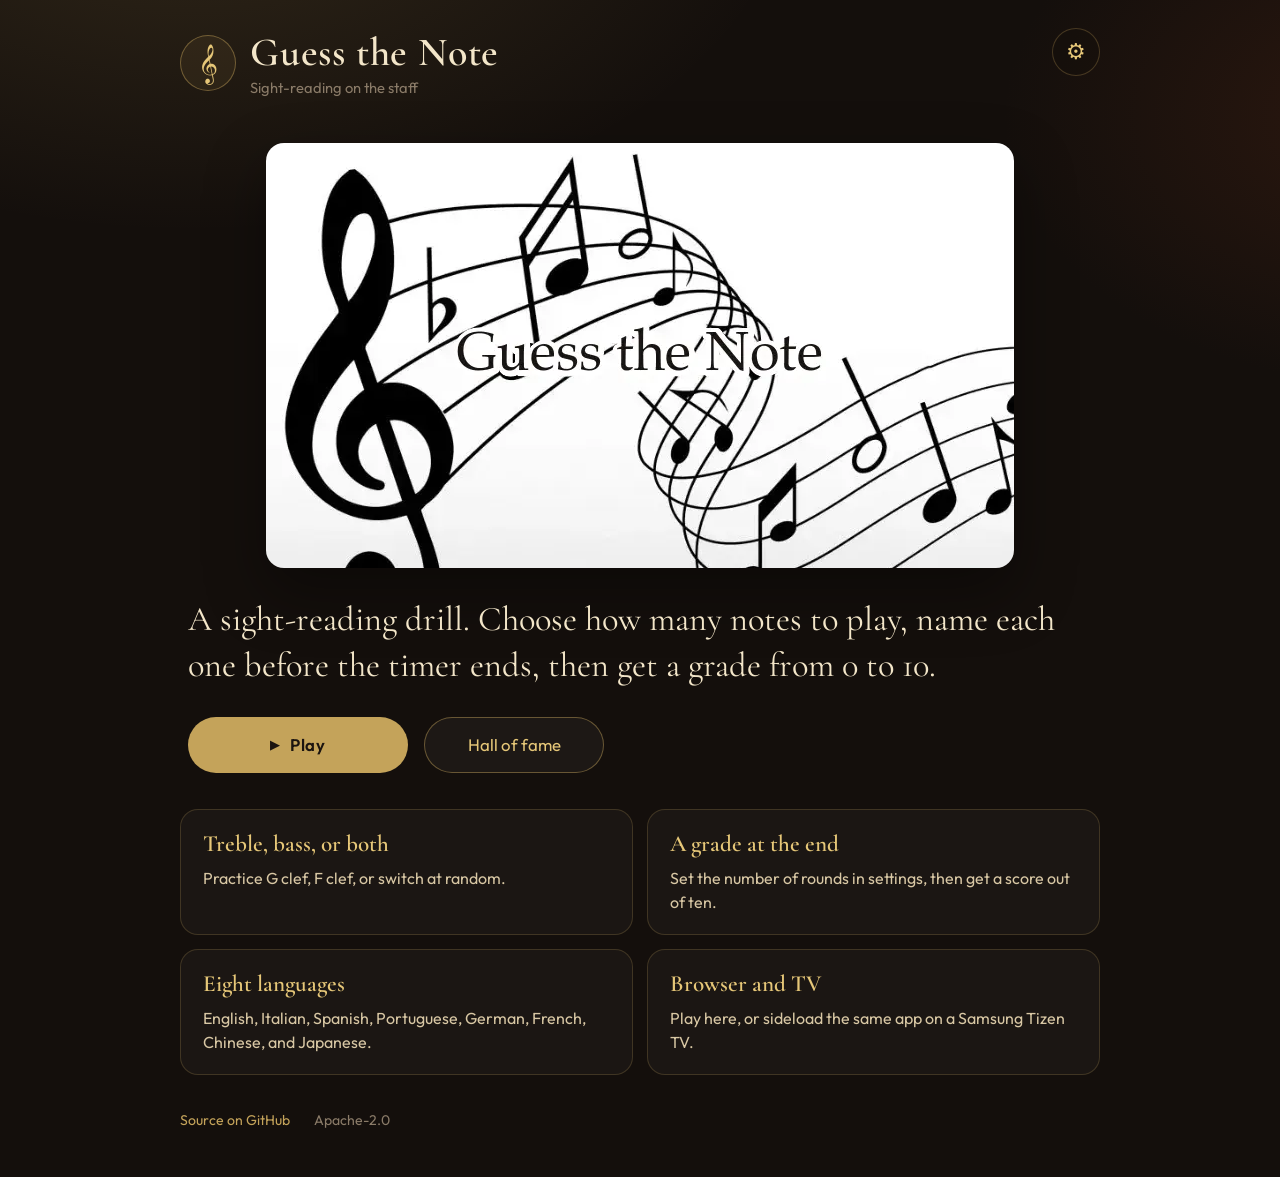
<file: index.html>
<!DOCTYPE html>
<html lang="en">
  <head>
    <meta charset="UTF-8" />
    <meta name="viewport" content="width=device-width, initial-scale=1" />
    <title>Guess the Note – Sight-reading practice</title>
    <link rel="icon" href="img/favicon.ico" sizes="any" />
    <link rel="icon" href="img/icon.svg" type="image/svg+xml" />
    <link rel="apple-touch-icon" href="img/icon.png" />
    <link rel="canonical" href="https://guessthenote.vige.it/" />
    <link rel="alternate" hreflang="x-default" href="https://guessthenote.vige.it/" />
    <link rel="alternate" hreflang="en" href="https://guessthenote.vige.it/" />
    <link rel="alternate" hreflang="it" href="https://guessthenote.vige.it/" />
    <link rel="alternate" hreflang="es" href="https://guessthenote.vige.it/" />
    <link rel="alternate" hreflang="pt" href="https://guessthenote.vige.it/" />
    <link rel="alternate" hreflang="de" href="https://guessthenote.vige.it/" />
    <link rel="alternate" hreflang="fr" href="https://guessthenote.vige.it/" />
    <link rel="alternate" hreflang="zh" href="https://guessthenote.vige.it/" />
    <link rel="alternate" hreflang="ja" href="https://guessthenote.vige.it/" />
    <meta
      name="description"
      content="Free sight-reading game: name notes, dyads and chords on treble and bass staves. Play in the browser or on Samsung TV, in eight languages."
    />
    <meta name="robots" content="index, follow" />
    <meta name="application-name" content="Guess the Note" />
    <meta name="theme-color" content="#140f0c" />
    <meta property="og:type" content="website" />
    <meta property="og:site_name" content="Guess the Note" />
    <meta property="og:locale" content="en_US" />
    <meta property="og:locale:alternate" content="it_IT" />
    <meta property="og:locale:alternate" content="es_ES" />
    <meta property="og:locale:alternate" content="pt_PT" />
    <meta property="og:locale:alternate" content="de_DE" />
    <meta property="og:locale:alternate" content="fr_FR" />
    <meta property="og:locale:alternate" content="zh_CN" />
    <meta property="og:locale:alternate" content="ja_JP" />
    <meta property="og:url" content="https://guessthenote.vige.it/" />
    <meta property="og:title" content="Guess the Note – Sight-reading practice" />
    <meta
      property="og:description"
      content="Free sight-reading game: name notes, dyads and chords on treble and bass staves. Play in the browser or on Samsung TV, in eight languages."
    />
    <meta property="og:image" content="https://guessthenote.vige.it/img/social.webp" />
    <meta property="og:image:type" content="image/webp" />
    <meta property="og:image:width" content="748" />
    <meta property="og:image:height" content="425" />
    <meta property="og:image:alt" content="Guess the Note staff and answer buttons" />
    <meta name="twitter:card" content="summary_large_image" />
    <meta name="twitter:title" content="Guess the Note – Sight-reading practice" />
    <meta
      name="twitter:description"
      content="Free sight-reading game: name notes, dyads and chords on treble and bass staves. Play in the browser or on Samsung TV, in eight languages."
    />
    <meta name="twitter:image" content="https://guessthenote.vige.it/img/social.webp" />
    <meta name="twitter:image:alt" content="Guess the Note staff and answer buttons" />
    <script type="application/ld+json" id="homeJsonLd">
      {
        "@context": "https://schema.org",
        "@graph": [
          {
            "@type": "WebSite",
            "@id": "https://guessthenote.vige.it/#website",
            "url": "https://guessthenote.vige.it/",
            "name": "Guess the Note",
            "alternateName": [
              "Indovina la nota",
              "Adivina la nota",
              "Adivinha a nota",
              "Rate die Note",
              "Devine la note",
              "猜音符",
              "音符当て"
            ],
            "description": "Free sight-reading game: name notes, dyads and chords on treble and bass staves. Play in the browser or on Samsung TV, in eight languages.",
            "inLanguage": ["en", "it", "es", "pt", "de", "fr", "zh", "ja"],
            "publisher": { "@id": "https://guessthenote.vige.it/#app" }
          },
          {
            "@type": "WebApplication",
            "@id": "https://guessthenote.vige.it/#app",
            "name": "Guess the Note",
            "alternateName": "Indovina la nota",
            "url": "https://guessthenote.vige.it/",
            "description": "Free sight-reading game: name notes, dyads and chords on treble and bass staves. Play in the browser or on Samsung TV, in eight languages.",
            "applicationCategory": "EducationalApplication",
            "applicationSubCategory": "Music",
            "operatingSystem": "Any",
            "browserRequirements": "Requires JavaScript",
            "isAccessibleForFree": true,
            "inLanguage": ["en", "it", "es", "pt", "de", "fr", "zh", "ja"],
            "image": "https://guessthenote.vige.it/img/social.webp",
            "screenshot": "https://guessthenote.vige.it/img/social.webp",
            "offers": {
              "@type": "Offer",
              "price": "0",
              "priceCurrency": "EUR"
            },
            "featureList": [
              "Treble and bass clef sight-reading",
              "Notes and chords",
              "Play in the browser or on a Samsung Tizen TV"
            ],
            "license": "https://www.apache.org/licenses/LICENSE-2.0.html",
            "sameAs": ["https://github.com/flashboss/guess_the_note"]
          }
        ]
      }
    </script>
    <link rel="preconnect" href="https://fonts.googleapis.com" />
    <link rel="preconnect" href="https://fonts.gstatic.com" crossorigin />
    <link
      href="https://fonts.googleapis.com/css2?family=Cormorant+Garamond:ital,wght@0,500;0,600;0,700;1,500&family=Outfit:wght@400;500;600&display=swap"
      rel="stylesheet"
    />
    <link rel="stylesheet" href="css/style.css" />
    <link rel="stylesheet" href="css/home.css" />
  </head>
  <body>
    <div class="app home">
      <header class="topbar home-topbar">
        <div class="brand">
          <span class="brand-mark" aria-hidden="true">𝄞</span>
          <div>
            <h1 data-i18n="title">Guess the Note</h1>
            <p class="tagline" data-i18n="tagline">Sight-reading on the staff</p>
          </div>
        </div>
        <div class="toolbar page-toolbar">
          <button
            type="button"
            class="settings-btn"
            id="settingsBtn"
            aria-haspopup="dialog"
            aria-expanded="false"
            aria-controls="settingsOverlay"
            data-i18n-aria="settings"
            aria-label="Settings"
          >
            ⚙
          </button>
        </div>
      </header>

      <div class="settings-overlay is-hidden" id="settingsOverlay">
        <div
          class="settings-dialog"
          role="dialog"
          aria-modal="true"
          aria-labelledby="settingsTitle"
        >
          <div class="settings-head">
            <h2 id="settingsTitle" data-i18n="settings">Settings</h2>
            <button type="button" class="settings-close" id="settingsClose" data-i18n="close">
              Close
            </button>
          </div>

          <section class="lang-bar" data-i18n-aria="language" aria-label="Language">
            <button type="button" data-lang="en" aria-pressed="false">EN</button>
            <button type="button" data-lang="it" aria-pressed="false">IT</button>
            <button type="button" data-lang="es" aria-pressed="false">ES</button>
            <button type="button" data-lang="pt" aria-pressed="false">PT</button>
            <button type="button" data-lang="de" aria-pressed="false">DE</button>
            <button type="button" data-lang="fr" aria-pressed="false">FR</button>
            <button type="button" data-lang="zh" aria-pressed="false">中文</button>
            <button type="button" data-lang="ja" aria-pressed="false">日本語</button>
          </section>
        </div>
      </div>

      <main>
        <section class="home-hero">
          <img
            class="home-share"
            src="img/social.webp"
            width="748"
            height="425"
            alt="Guess the Note"
          />
          <p class="home-lead" data-i18n="homeLead">
            A sight-reading drill. Choose how many notes to play, name each one before the timer ends, then get a grade from 0 to 10.
          </p>
          <div class="home-cta-row">
            <a class="play-btn home-cta" href="play.html">
              <span class="play-icon" aria-hidden="true">▶</span>
              <span data-i18n="homePlay">Play</span>
            </a>
            <a class="home-cta home-cta-secondary" href="hall-of-fame.html" data-i18n="homeHallOfFame">
              Hall of fame
            </a>
          </div>
        </section>

        <section class="home-features">
          <article class="home-card">
            <h2 data-i18n="homeFeatureClefTitle">Treble, bass, or both</h2>
            <p data-i18n="homeFeatureClefBody">Practice G clef, F clef, or switch at random.</p>
          </article>
          <article class="home-card">
            <h2 data-i18n="homeFeatureGradeTitle">A grade at the end</h2>
            <p data-i18n="homeFeatureGradeBody">Set the number of rounds in settings, then get a score out of ten.</p>
          </article>
          <article class="home-card">
            <h2 data-i18n="homeFeatureLangTitle">Eight languages</h2>
            <p data-i18n="homeFeatureLangBody">
              English, Italian, Spanish, Portuguese, German, French, Chinese, and Japanese.
            </p>
          </article>
          <article class="home-card">
            <h2 data-i18n="homeFeatureTvTitle">Browser and TV</h2>
            <p data-i18n="homeFeatureTvBody">
              Play here, or sideload the same app on a Samsung Tizen TV.
            </p>
          </article>
        </section>
      </main>

      <footer class="home-footer">
        <a href="https://github.com/flashboss/guess_the_note" data-i18n="homeRepo">Source on GitHub</a>
        <span>Apache-2.0</span>
      </footer>
    </div>

    <script src="js/i18n.js"></script>
    <script src="js/page-settings.js"></script>
    <script src="js/home.js"></script>
  </body>
</html>
</file>
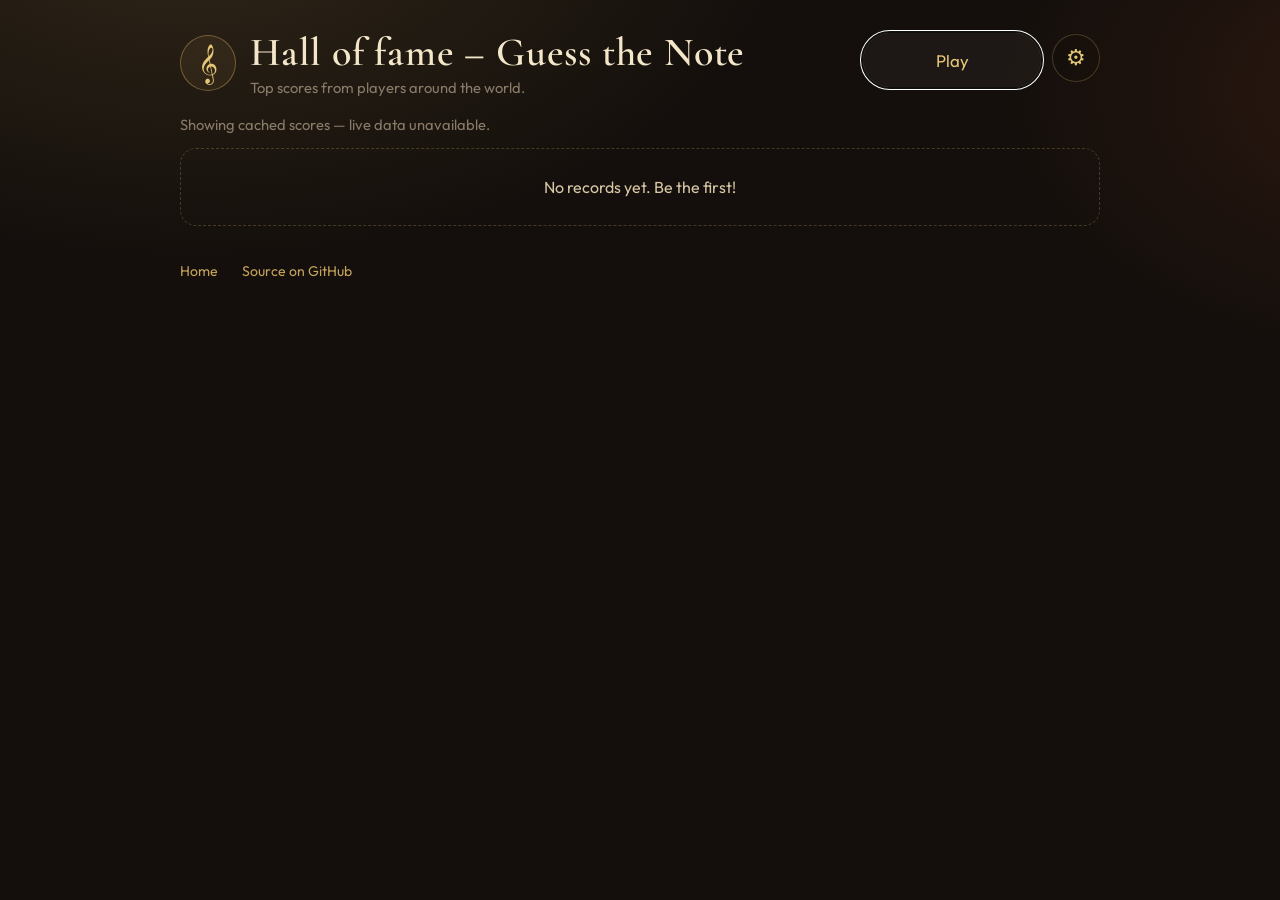
<file: hall-of-fame.html>
<!DOCTYPE html>
<html lang="en">
  <head>
    <meta charset="UTF-8" />
    <meta name="viewport" content="width=device-width, initial-scale=1" />
    <title>Hall of fame – Guess the Note</title>
    <link rel="icon" href="img/favicon.ico" sizes="any" />
    <link rel="icon" href="img/icon.svg" type="image/svg+xml" />
    <link rel="apple-touch-icon" href="img/icon.png" />
    <link rel="canonical" href="https://guessthenote.vige.it/hall-of-fame.html" />
    <meta
      name="description"
      content="Global hall of fame for Guess the Note — top sight-reading scores."
    />
    <meta name="robots" content="index, follow" />
    <meta name="theme-color" content="#140f0c" />
    <link rel="preconnect" href="https://fonts.googleapis.com" />
    <link rel="preconnect" href="https://fonts.gstatic.com" crossorigin />
    <link
      href="https://fonts.googleapis.com/css2?family=Cormorant+Garamond:ital,wght@0,500;0,600;0,700;1,500&family=Outfit:wght@400;500;600&display=swap"
      rel="stylesheet"
    />
    <link rel="stylesheet" href="css/style.css" />
    <link rel="stylesheet" href="css/home.css" />
  </head>
  <body>
    <div class="app home hof-page">
      <header class="topbar home-topbar">
        <div class="brand">
          <span class="brand-mark" aria-hidden="true">𝄞</span>
          <div>
            <h1 data-i18n="hallOfFameTitle">Hall of fame</h1>
            <p class="tagline" id="hofLead" data-i18n="hallOfFameLead">
              Top scores from players around the world.
            </p>
          </div>
        </div>
        <div class="toolbar page-toolbar">
          <a class="home-cta home-cta-secondary hof-play-link" href="play.html" data-i18n="homePlay">
            Play
          </a>
          <button
            type="button"
            class="settings-btn"
            id="settingsBtn"
            aria-haspopup="dialog"
            aria-expanded="false"
            aria-controls="settingsOverlay"
            data-i18n-aria="settings"
            aria-label="Settings"
          >
            ⚙
          </button>
        </div>
      </header>

      <div class="settings-overlay is-hidden" id="settingsOverlay">
        <div
          class="settings-dialog"
          role="dialog"
          aria-modal="true"
          aria-labelledby="settingsTitle"
        >
          <div class="settings-head">
            <h2 id="settingsTitle" data-i18n="settings">Settings</h2>
            <button type="button" class="settings-close" id="settingsClose" data-i18n="close">
              Close
            </button>
          </div>

          <section class="lang-bar" data-i18n-aria="language" aria-label="Language">
            <button type="button" data-lang="en" aria-pressed="false">EN</button>
            <button type="button" data-lang="it" aria-pressed="false">IT</button>
            <button type="button" data-lang="es" aria-pressed="false">ES</button>
            <button type="button" data-lang="pt" aria-pressed="false">PT</button>
            <button type="button" data-lang="de" aria-pressed="false">DE</button>
            <button type="button" data-lang="fr" aria-pressed="false">FR</button>
            <button type="button" data-lang="zh" aria-pressed="false">中文</button>
            <button type="button" data-lang="ja" aria-pressed="false">日本語</button>
          </section>

          <section class="controls hof-settings-controls" data-i18n-aria="settings" aria-label="Settings">
            <div class="tempo-field">
              <span class="tempo-heading">
                <span data-i18n="hallOfFameDisplayCount">Entries shown</span>
                <strong id="hofDisplayLabel">10</strong>
              </span>
              <div class="tempo-stepper">
                <input
                  id="hofDisplayCount"
                  type="range"
                  min="5"
                  max="50"
                  step="1"
                  value="10"
                  data-i18n-aria="hallOfFameDisplayCount"
                  aria-label="Entries shown"
                />
              </div>
            </div>
          </section>
        </div>
      </div>

      <main class="hof-main">
        <p class="hof-status" id="hofStatus" aria-live="polite"></p>
        <div
          id="hofTable"
          class="hof-table-host"
          tabindex="0"
          role="region"
          data-i18n-aria="hallOfFameTitle"
          aria-label="Hall of fame"
        ></div>
      </main>

      <footer class="home-footer">
        <a href="index.html" data-i18n="home">Home</a>
        <a href="https://github.com/flashboss/guess_the_note" data-i18n="homeRepo">Source on GitHub</a>
      </footer>
    </div>

    <script src="js/i18n.js"></script>
    <script src="js/page-settings.js"></script>
    <script type="module" src="js/hall-of-fame-page.js"></script>
    <script src="js/tv.js"></script>
  </body>
</html>
</file>
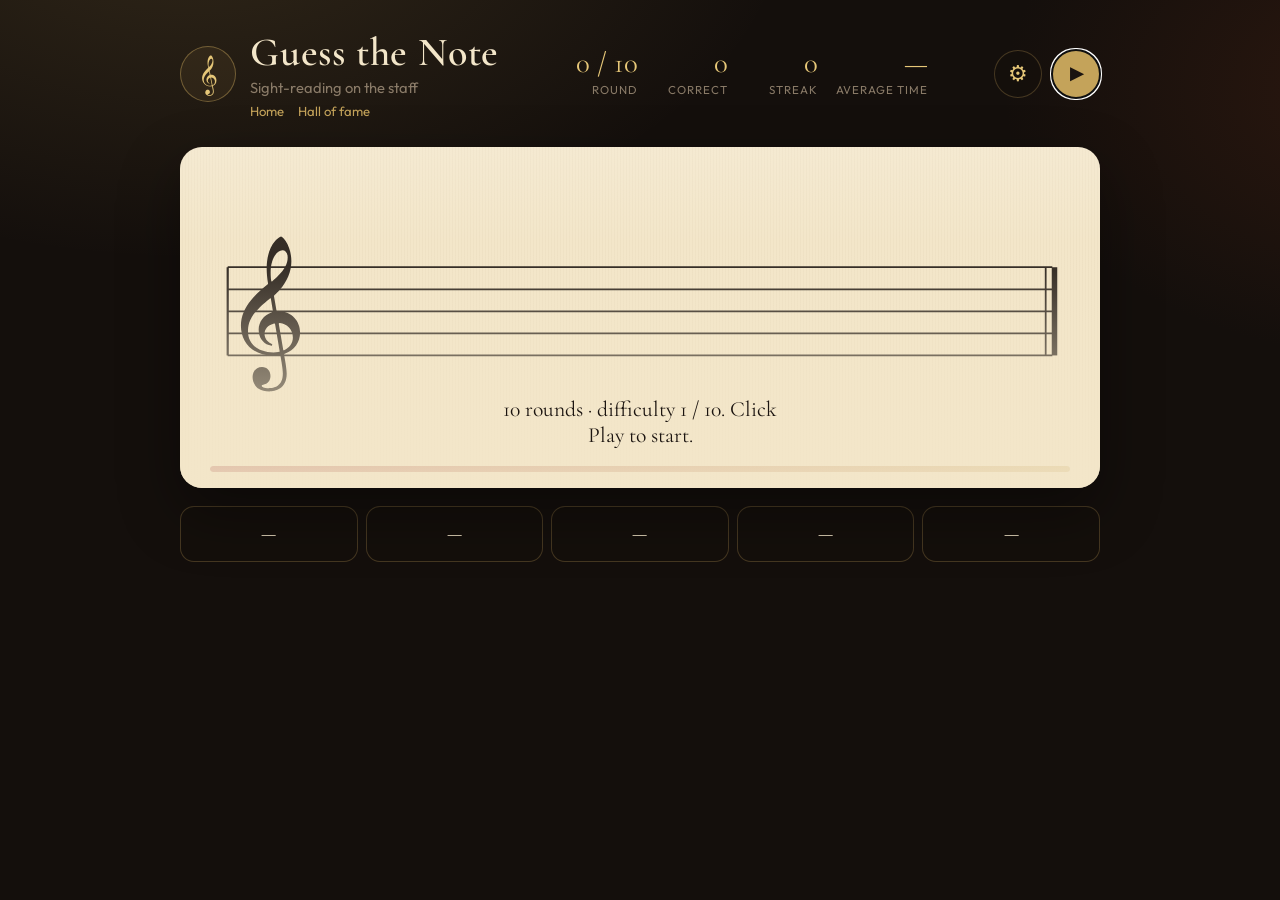
<file: play.html>
<!DOCTYPE html>
<html lang="en">
  <head>
    <meta charset="UTF-8" />
    <meta name="viewport" content="width=device-width, initial-scale=1" />
    <title>Guess the Note</title>
    <link rel="icon" href="img/favicon.ico" sizes="any" />
    <link rel="icon" href="img/icon.svg" type="image/svg+xml" />
    <link rel="apple-touch-icon" href="img/icon.png" />
    <meta
      name="description"
      content="Allena la lettura delle note sul pentagramma in chiave di violino e di basso."
    />
    <link rel="preconnect" href="https://fonts.googleapis.com" />
    <link rel="preconnect" href="https://fonts.gstatic.com" crossorigin />
    <link
      href="https://fonts.googleapis.com/css2?family=Cormorant+Garamond:ital,wght@0,500;0,600;0,700;1,500&family=Outfit:wght@400;500;600&display=swap"
      rel="stylesheet"
    />
    <link rel="stylesheet" href="css/style.css" />
  </head>
  <body>
    <div class="app">
      <header class="topbar">
        <div class="brand">
          <span class="brand-mark" aria-hidden="true">𝄞</span>
          <div>
            <h1 data-i18n="title">Guess the Note</h1>
            <p class="tagline" data-i18n="tagline">Sight-reading on the staff</p>
            <nav class="brand-links" aria-label="Site">
              <a class="home-link" href="index.html" data-i18n="home">Home</a>
              <a class="home-link" href="hall-of-fame.html" data-i18n="hallOfFameViewLink">Hall of fame</a>
            </nav>
          </div>
        </div>
        <div class="stats" aria-live="polite">
          <div class="stat">
            <span class="stat-value" id="progress">0/10</span>
            <span class="stat-label" data-i18n="rounds">Round</span>
          </div>
          <div class="stat">
            <span class="stat-value" id="score">0</span>
            <span class="stat-label" data-i18n="score">Correct</span>
          </div>
          <div class="stat">
            <span class="stat-value" id="streak">0</span>
            <span class="stat-label" data-i18n="streak">Streak</span>
          </div>
          <div class="stat">
            <span class="stat-value" id="avgTime">—</span>
            <span class="stat-label" data-i18n="avgTime">Average time</span>
          </div>
        </div>
        <div class="toolbar">
          <button
            type="button"
            class="settings-btn"
            id="settingsBtn"
            aria-haspopup="dialog"
            aria-expanded="false"
            aria-controls="settingsOverlay"
            data-i18n-aria="settings"
            aria-label="Settings"
          >
            ⚙
          </button>
          <button
            type="button"
            class="pause-btn is-hidden"
            id="pauseBtn"
            aria-pressed="false"
            aria-label="Pause"
          >
            <span class="play-icon" id="pauseIcon" aria-hidden="true">⏸</span>
          </button>
          <button
            type="button"
            class="play-btn"
            id="playBtn"
            aria-pressed="false"
            aria-label="Start"
          >
            <span class="play-icon" id="playIcon" aria-hidden="true">▶</span>
          </button>
        </div>
      </header>

      <div class="settings-overlay is-hidden" id="settingsOverlay">
        <div
          class="settings-dialog"
          role="dialog"
          aria-modal="true"
          aria-labelledby="settingsTitle"
        >
          <div class="settings-head">
            <h2 id="settingsTitle" data-i18n="settings">Settings</h2>
            <button type="button" class="settings-close" id="settingsClose" data-i18n="close">
              Close
            </button>
          </div>

          <section class="lang-bar" data-i18n-aria="language" aria-label="Language">
            <button type="button" data-lang="en" aria-pressed="false">EN</button>
            <button type="button" data-lang="it" aria-pressed="false">IT</button>
            <button type="button" data-lang="es" aria-pressed="false">ES</button>
            <button type="button" data-lang="pt" aria-pressed="false">PT</button>
            <button type="button" data-lang="de" aria-pressed="false">DE</button>
            <button type="button" data-lang="fr" aria-pressed="false">FR</button>
            <button type="button" data-lang="zh" aria-pressed="false">中文</button>
            <button type="button" data-lang="ja" aria-pressed="false">日本語</button>
          </section>

          <section class="controls" data-i18n-aria="settings" aria-label="Settings">
            <fieldset class="clef-field">
              <legend data-i18n="clef">Clef</legend>
              <div class="segmented" role="group" data-i18n-aria="clefGroup" aria-label="Musical clef">
                <button type="button" class="seg-btn is-active" data-clef="treble" aria-pressed="true">
                  <span class="seg-glyph">𝄞</span>
                  <span data-i18n="clefTreble">Treble</span>
                </button>
                <button type="button" class="seg-btn is-active" data-clef="bass" aria-pressed="true">
                  <span class="seg-glyph">𝄢</span>
                  <span data-i18n="clefBass">Bass</span>
                </button>
              </div>
            </fieldset>

            <fieldset class="clef-field">
              <legend data-i18n="shape">Exercise</legend>
              <div class="segmented" role="group" data-i18n-aria="shapeGroup" aria-label="Notes and chords">
                <button type="button" class="seg-btn is-active" data-shape="notes" aria-pressed="true">
                  <span data-i18n="shapeNotes">Notes</span>
                </button>
                <button type="button" class="seg-btn" data-shape="chords" aria-pressed="false">
                  <span data-i18n="shapeChords">Chords</span>
                </button>
              </div>
            </fieldset>

            <div class="tempo-field">
              <span class="tempo-heading">
                <span data-i18n="difficulty">Difficulty</span>
                <strong id="difficultyLabel">5</strong>
              </span>
              <div class="tempo-stepper">
                <input
                  id="difficulty"
                  type="range"
                  min="1"
                  max="10"
                  step="1"
                  value="5"
                  data-i18n-aria="difficultyGroup"
                  aria-label="Difficulty"
                />
              </div>
              <span class="tempo-hints">
                <span data-i18n="easier">Easier</span>
                <span data-i18n="harder">Harder</span>
              </span>
            </div>

            <fieldset class="clef-field">
              <legend data-i18n="answerMode">Answers</legend>
              <div class="segmented" role="group" data-i18n-aria="answerModeGroup" aria-label="How to answer">
                <button type="button" class="seg-btn" data-answer-mode="notes" aria-pressed="false">
                  <span data-i18n="answerModeNotes">Notes</span>
                </button>
                <button type="button" class="seg-btn is-active" data-answer-mode="choices" aria-pressed="true">
                  <span data-i18n="answerModeChoices">Choices</span>
                </button>
              </div>
            </fieldset>

            <div class="choices-only" id="choiceOptions">
              <div class="tempo-field">
                <span class="tempo-heading">
                  <span data-i18n="choiceCount">Number of answers</span>
                  <strong id="choiceCountLabel">5</strong>
                </span>
                <div class="tempo-stepper">
                  <input
                    id="choiceCount"
                    type="range"
                    min="3"
                    max="7"
                    step="1"
                    value="5"
                    data-i18n-aria="choiceCount"
                    aria-label="Number of answers"
                  />
                </div>
              </div>

              <fieldset class="clef-field">
                <legend data-i18n="choiceKind">Selection</legend>
                <div class="segmented" role="group" data-i18n-aria="choiceKindGroup" aria-label="One answer or several">
                  <button type="button" class="seg-btn is-active" data-choice-kind="single" aria-pressed="true">
                    <span data-i18n="choiceKindSingle">Single</span>
                  </button>
                  <button type="button" class="seg-btn" data-choice-kind="multiple" aria-pressed="false">
                    <span data-i18n="choiceKindMultiple">Multiple</span>
                  </button>
                </div>
              </fieldset>
            </div>

            <div class="tempo-field">
              <span class="tempo-heading">
                <span data-i18n="roundsSetting">Number of notes</span>
                <strong id="roundsLabel">10</strong>
              </span>
              <div class="tempo-stepper">
                <input
                  id="rounds"
                  type="range"
                  min="5"
                  max="30"
                  step="5"
                  value="10"
                  data-i18n-aria="roundsSetting"
                  aria-label="Number of notes"
                />
              </div>
            </div>

            <div class="tempo-field">
              <span class="tempo-heading">
                <span data-i18n="tempo">Time between notes</span>
                <strong id="tempoLabel">4.0 s</strong>
              </span>
              <div class="tempo-stepper">
                <input
                  id="tempo"
                  type="range"
                  min="1"
                  max="15"
                  step="0.5"
                  value="4"
                  data-i18n-aria="tempo"
                  aria-label="Time between notes"
                />
              </div>
              <span class="tempo-hints">
                <span data-i18n="harder">Harder</span>
                <span data-i18n="easier">Easier</span>
              </span>
            </div>

            <button
              type="button"
              class="seg-btn sound-btn"
              id="soundBtn"
              aria-pressed="true"
              data-i18n-aria="soundAria"
              aria-label="Play the pitched note when it appears"
            >
              <span class="seg-glyph" aria-hidden="true">♪</span>
              <span id="soundLabel">On</span>
            </button>

            <fieldset class="clef-field text-field">
              <legend id="playerNameLabel" data-default-label="Player name">
                Player name
              </legend>
              <input
                id="playerName"
                type="text"
                maxlength="24"
                autocomplete="nickname"
                spellcheck="false"
                aria-label="Player name"
              />
              <label class="name-keep">
                <input
                  type="checkbox"
                  id="keepPlayerName"
                  data-i18n-aria="keepPlayerNameAria"
                  aria-label="Keep this name for the next game"
                />
                <span data-i18n="keepPlayerName">Keep for next game</span>
              </label>
            </fieldset>
          </section>
        </div>
      </div>

      <div class="result-overlay is-hidden" id="resultOverlay">
        <div
          class="result-dialog"
          role="dialog"
          aria-modal="true"
          aria-labelledby="resultGrade"
        >
          <div class="result-score">
            <p class="result-kicker" data-i18n="finalGrade">Final grade</p>
            <p class="result-grade" id="resultGrade">—</p>
            <p class="result-label" id="resultLabel"></p>
            <p class="result-kicker result-universal-kicker" data-i18n="universalScore">
              Score
            </p>
            <p class="result-universal" id="resultUniversal" aria-live="polite">0</p>
          </div>
          <p class="result-summary" id="resultSummary"></p>
          <div class="result-hof-slot is-hidden" id="resultHofSlot">
            <p class="result-hof-pending" id="resultHofPending" aria-live="polite">
              <span class="result-hof-spinner" aria-hidden="true"></span>
              <span id="resultHofPendingText" data-i18n="hallOfFameChecking">
                Checking the hall of fame…
              </span>
            </p>
            <p class="result-hof-badge is-hidden" id="resultHofBadge" aria-live="polite">
              <span class="result-hof-cup" aria-hidden="true">🏆</span>
              <span id="resultHofBadgeText" data-i18n="hallOfFameQualified">You're on the hall of fame!</span>
            </p>
          </div>
          <div class="result-actions">
            <button type="button" class="start-btn" id="playAgainBtn" data-i18n="playAgain">
              Play again
            </button>
            <a class="result-hof-link is-hidden" id="resultHofLink" href="hall-of-fame.html" data-i18n="hallOfFameViewLink">Hall of fame</a>
          </div>
        </div>
      </div>

      <main class="stage">
        <div class="manuscript">
          <svg
            id="staff"
            class="staff"
            viewBox="0 0 820 280"
            role="img"
            data-i18n-aria="staffAria"
            aria-label="Staff with the note to guess"
          ></svg>
          <div class="timer" aria-hidden="true">
            <div class="timer-track">
              <div class="timer-fill" id="timerFill"></div>
            </div>
          </div>
          <div class="pause-overlay is-hidden" id="pauseOverlay">
            <p data-i18n="paused">Paused</p>
          </div>
          <p class="quality-hint is-hidden" id="qualityHint"></p>
          <div class="start-overlay" id="startOverlay">
            <p id="overlayHint">10 rounds · difficulty 5 / 10. Click Play to start.</p>
          </div>
        </div>

        <div class="guesses" id="choices" role="group" data-i18n-aria="pickChoice" aria-label="Choose the answer"></div>
      </main>
    </div>

    <canvas id="hofFireworks" class="hof-fireworks is-hidden" aria-hidden="true"></canvas>

    <script src="js/i18n.js"></script>
    <script type="module" src="js/index.js"></script>
    <script src="js/tv.js"></script>
  </body>
</html>
</file>
<file: css/style.css>
:root {
  --ink: #1b1410;
  --ink-soft: #3d3228;
  --paper: #f3e6c9;
  --paper-deep: #e6d3a8;
  --rule: #2a2118;
  --gold: #c4a35a;
  --gold-bright: #e6c778;
  --walnut: #140f0c;
  --walnut-mid: #2a211b;
  --correct: #2f6b45;
  --wrong: #9a2f2f;
  --muted: #8a7b68;
  --shadow: 0 24px 60px rgba(0, 0, 0, 0.38);
}

* {
  box-sizing: border-box;
}

html,
body {
  margin: 0;
  min-height: 100%;
}

body {
  font-family: Outfit, sans-serif;
  color: var(--paper);
  background:
    radial-gradient(1200px 700px at 15% -10%, rgba(196, 163, 90, 0.16), transparent 50%),
    radial-gradient(900px 600px at 110% 10%, rgba(90, 40, 20, 0.35), transparent 45%),
    var(--walnut);
}

.app {
  width: min(920px, calc(100% - 32px));
  margin: 0 auto;
  padding: 28px 0 48px;
}

.topbar {
  display: flex;
  justify-content: space-between;
  gap: 24px;
  align-items: center;
  margin-bottom: 28px;
}

.brand {
  display: flex;
  gap: 14px;
  align-items: center;
}

.brand-mark {
  width: 56px;
  height: 56px;
  border: 1px solid rgba(196, 163, 90, 0.45);
  border-radius: 50%;
  display: grid;
  place-items: center;
  font-size: 34px;
  color: var(--gold-bright);
  background: rgba(196, 163, 90, 0.08);
}

h1 {
  margin: 0;
  font-family: "Cormorant Garamond", serif;
  font-size: clamp(1.8rem, 4vw, 2.5rem);
  font-weight: 600;
  letter-spacing: 0.02em;
}

.tagline {
  margin: 2px 0 0;
  color: var(--muted);
  font-size: 0.92rem;
}

.brand-links {
  display: flex;
  flex-wrap: wrap;
  gap: 10px 14px;
  margin-top: 6px;
}

.home-link {
  display: inline-block;
  color: var(--gold);
  font-size: 0.82rem;
  text-decoration: none;
}

.home-link:hover {
  color: var(--gold-bright);
}

.stats {
  display: flex;
  gap: 18px;
}

.stat {
  min-width: 72px;
  text-align: right;
}

.stat-value {
  display: block;
  font-family: "Cormorant Garamond", serif;
  font-size: 1.8rem;
  line-height: 1;
  color: var(--gold-bright);
}

.stat-label {
  font-size: 0.72rem;
  letter-spacing: 0.08em;
  text-transform: uppercase;
  color: var(--muted);
}

.lang-bar {
  display: flex;
  flex-wrap: wrap;
  gap: 8px;
  margin-bottom: 14px;
}

.lang-bar button {
  font: inherit;
  cursor: pointer;
  min-height: 36px;
  padding: 6px 12px;
  border-radius: 999px;
  border: 1px solid rgba(196, 163, 90, 0.28);
  background: rgba(20, 15, 12, 0.4);
  color: var(--paper);
  font-size: 0.82rem;
  letter-spacing: 0.04em;
}

.lang-bar button.is-active {
  background: var(--gold);
  border-color: var(--gold);
  color: var(--ink);
}

.toolbar {
  display: flex;
  gap: 10px;
  align-items: center;
  flex-shrink: 0;
}

.settings-btn {
  font: inherit;
  cursor: pointer;
  width: 48px;
  height: 48px;
  border-radius: 50%;
  border: 1px solid rgba(196, 163, 90, 0.28);
  background: rgba(20, 15, 12, 0.4);
  color: var(--gold-bright);
  font-size: 1.35rem;
  line-height: 1;
}

.settings-btn:hover:not(:disabled) {
  border-color: var(--gold);
}

.settings-btn:disabled {
  opacity: 0.45;
  cursor: default;
}

.settings-overlay {
  position: fixed;
  inset: 0;
  z-index: 40;
  display: grid;
  place-items: center;
  padding: 24px;
  background: rgba(8, 6, 4, 0.72);
}

.settings-overlay.is-hidden {
  display: none;
}

.settings-dialog {
  width: min(640px, 100%);
  max-height: calc(100% - 32px);
  overflow: auto;
  padding: 22px 24px 24px;
  border-radius: 22px;
  border: 1px solid rgba(196, 163, 90, 0.28);
  background: var(--walnut-mid);
  box-shadow: var(--shadow);
}

.settings-head {
  display: flex;
  justify-content: space-between;
  align-items: center;
  gap: 16px;
  margin-bottom: 18px;
}

.settings-head h2 {
  margin: 0;
  font-family: "Cormorant Garamond", serif;
  font-size: 1.8rem;
  font-weight: 600;
}

.settings-close {
  font: inherit;
  cursor: pointer;
  min-height: 40px;
  padding: 8px 16px;
  border-radius: 999px;
  border: 1px solid rgba(196, 163, 90, 0.28);
  background: rgba(20, 15, 12, 0.4);
  color: var(--paper);
}

.settings-close:hover {
  border-color: var(--gold);
}

.controls {
  display: grid;
  gap: 20px;
}

.choices-only {
  display: grid;
  gap: 20px;
}

.choices-only.is-hidden,
.choices-only[hidden],
body[data-answer-mode="notes"] .choices-only {
  display: none;
}

.sound-btn {
  min-height: 44px;
  justify-content: center;
  width: fit-content;
}

.play-btn {
  font: inherit;
  cursor: pointer;
  min-width: 132px;
  height: 48px;
  display: inline-flex;
  align-items: center;
  justify-content: center;
  gap: 10px;
  border: 0;
  border-radius: 999px;
  padding: 0 22px;
  background: var(--gold);
  color: var(--ink);
  font-weight: 600;
  letter-spacing: 0.04em;
}

.toolbar .play-btn,
.toolbar .pause-btn {
  min-width: 0;
  width: 48px;
  height: 48px;
  padding: 0;
  gap: 0;
  border-radius: 50%;
}

.play-btn:hover {
  background: var(--gold-bright);
}

.play-btn.is-running {
  background: #7d2a2a;
  color: #fff5f5;
}

.play-btn.is-running:hover {
  background: #9a2f2f;
}

.pause-btn {
  font: inherit;
  cursor: pointer;
  min-width: 132px;
  height: 48px;
  display: inline-flex;
  align-items: center;
  justify-content: center;
  gap: 10px;
  border: 1px solid rgba(196, 163, 90, 0.45);
  border-radius: 999px;
  padding: 0 22px;
  background: rgba(20, 15, 12, 0.4);
  color: var(--paper);
  font-weight: 600;
  letter-spacing: 0.04em;
}

.pause-btn.is-paused {
  background: var(--gold);
  border-color: var(--gold);
  color: var(--ink);
}

.pause-btn.is-hidden {
  display: none;
}

.play-icon {
  font-size: 0.78rem;
  line-height: 1;
}

.toolbar .play-icon {
  font-size: 1.05rem;
}

.toolbar .play-btn:not(.is-running) .play-icon {
  margin-left: 2px;
}

fieldset {
  border: 0;
  margin: 0;
  padding: 0;
}

legend,
.tempo-heading {
  display: block;
  margin-bottom: 10px;
  font-size: 0.72rem;
  letter-spacing: 0.1em;
  text-transform: uppercase;
  color: var(--muted);
}

.tempo-heading {
  display: flex;
  justify-content: space-between;
  align-items: baseline;
}

.tempo-heading strong {
  color: var(--gold-bright);
  font-size: 1rem;
  letter-spacing: 0;
  text-transform: none;
  font-weight: 600;
}

.segmented {
  display: flex;
  gap: 8px;
  flex-wrap: wrap;
}

.seg-btn,
.note-btn {
  font: inherit;
  cursor: pointer;
  border: 1px solid rgba(196, 163, 90, 0.28);
  background: rgba(20, 15, 12, 0.4);
  color: var(--paper);
}

.seg-btn {
  display: inline-flex;
  align-items: center;
  gap: 8px;
  padding: 10px 14px;
  border-radius: 999px;
  transition: background 0.2s, border-color 0.2s, color 0.2s;
}

.seg-btn.is-active {
  background: var(--gold);
  border-color: var(--gold);
  color: var(--ink);
}

.seg-glyph {
  font-size: 1.15rem;
  line-height: 1;
}

.tempo-field {
  display: block;
}

.tempo-stepper {
  display: grid;
  grid-template-columns: 1fr;
  align-items: center;
}

input[type="range"] {
  width: 100%;
  height: 28px;
  accent-color: var(--gold);
}

.tempo-hints {
  display: flex;
  justify-content: space-between;
  font-size: 0.75rem;
  color: var(--muted);
}

.text-field {
  display: grid;
  gap: 8px;
}

.text-field-label {
  font-family: Outfit, sans-serif;
  font-size: 0.72rem;
  letter-spacing: 0.08em;
  text-transform: uppercase;
  color: var(--muted);
}

.text-field input[type="text"] {
  width: 100%;
  box-sizing: border-box;
  padding: 11px 14px;
  border-radius: 12px;
  border: 1px solid rgba(196, 163, 90, 0.28);
  background: rgba(20, 15, 12, 0.4);
  color: var(--paper);
  font: inherit;
}

.text-field input[type="text"]::placeholder {
  color: rgba(243, 230, 201, 0.45);
}

.name-keep {
  display: flex;
  align-items: center;
  gap: 10px;
  margin: 0;
  color: #d8c7a4;
  font-size: 0.9rem;
  cursor: pointer;
  user-select: none;
}

.name-keep input[type="checkbox"] {
  width: 1.15rem;
  height: 1.15rem;
  accent-color: var(--gold);
  flex-shrink: 0;
}

.stage {
  display: grid;
  gap: 18px;
}

.manuscript {
  position: relative;
  background:
    linear-gradient(180deg, rgba(255, 255, 255, 0.18), transparent 28%),
    repeating-linear-gradient(
      90deg,
      transparent,
      transparent 2px,
      rgba(90, 60, 20, 0.03) 2px,
      rgba(90, 60, 20, 0.03) 3px
    ),
    var(--paper);
  border-radius: 22px;
  box-shadow: var(--shadow);
  padding: 10px 8px 0;
  overflow: hidden;
}

.start-overlay {
  position: absolute;
  inset: 0;
  display: grid;
  align-content: end;
  justify-items: center;
  padding: 0 28px 40px;
  background: linear-gradient(
    180deg,
    rgba(243, 230, 201, 0.12) 35%,
    rgba(243, 230, 201, 0.9) 100%
  );
  color: var(--ink);
  text-align: center;
  pointer-events: none;
}

.start-overlay.is-hidden {
  display: none;
}

.result-overlay {
  position: fixed;
  inset: 0;
  z-index: 35;
  display: grid;
  place-items: center;
  padding: 24px;
  background: rgba(8, 6, 4, 0.72);
}

.result-overlay.is-hidden {
  display: none;
}

.result-dialog {
  width: min(520px, 100%);
  display: grid;
  justify-items: center;
  gap: 14px;
  padding: 28px 32px 32px;
  border-radius: 22px;
  border: 1px solid rgba(196, 163, 90, 0.28);
  background: var(--walnut-mid);
  color: var(--paper);
  text-align: center;
  box-shadow: var(--shadow);
}

.result-dialog p {
  margin: 0;
}

.result-score {
  display: grid;
  justify-items: center;
  gap: 2px;
}

.result-dialog .start-btn {
  margin-top: 8px;
  min-width: 160px;
  background: var(--gold);
  color: var(--ink);
}

.result-dialog .start-btn:hover {
  background: var(--gold-bright);
}

.result-actions {
  display: flex;
  flex-wrap: wrap;
  gap: 12px 18px;
  align-items: center;
  justify-content: center;
  margin-top: 8px;
}

.result-hof-link {
  color: var(--gold);
  font-size: 0.95rem;
  text-decoration: none;
}

.result-hof-link.is-hidden {
  display: none;
}

.result-hof-link:hover {
  color: var(--gold-bright);
}

.result-hof-slot {
  min-height: 3.1rem;
  margin: 4px 0 0;
}

.result-hof-slot.is-hidden {
  display: none;
}

.result-hof-pending,
.result-hof-badge {
  display: flex;
  align-items: center;
  justify-content: center;
  gap: 10px;
  margin: 0;
  padding: 10px 16px;
  border-radius: 999px;
  border: 1px solid rgba(196, 163, 90, 0.45);
  background: rgba(196, 163, 90, 0.12);
  color: var(--gold-bright);
  font-family: "Cormorant Garamond", serif;
  font-size: 1.35rem;
}

.result-hof-pending.is-hidden,
.result-hof-badge.is-hidden {
  display: none;
}

.result-hof-badge {
  animation: hof-pop 0.45s ease;
}

.result-hof-spinner {
  width: 1.15rem;
  height: 1.15rem;
  border: 2px solid rgba(196, 163, 90, 0.28);
  border-top-color: var(--gold-bright);
  border-radius: 50%;
  animation: hof-spin 0.75s linear infinite;
  flex-shrink: 0;
}

@keyframes hof-spin {
  to {
    transform: rotate(360deg);
  }
}

.result-hof-cup {
  font-size: 1.6rem;
  animation: hof-bounce 0.9s ease infinite alternate;
}

.hof-fireworks {
  position: fixed;
  inset: 0;
  z-index: 9999;
  display: block;
  width: 100vw;
  height: 100vh;
  margin: 0;
  padding: 0;
  border: 0;
  pointer-events: none;
  background: transparent;
}

.hof-fireworks.is-hidden {
  display: none;
}

.hof-celebration {
  position: fixed;
  inset: 0;
  z-index: 40;
  display: grid;
  place-items: center;
  padding: 24px;
  background: rgba(8, 6, 4, 0.82);
}

.hof-celebration.is-hidden {
  display: none;
}

.hof-celebration-dialog {
  display: grid;
  justify-items: center;
  gap: 12px;
  padding: 32px 36px;
  border-radius: 22px;
  border: 1px solid rgba(196, 163, 90, 0.35);
  background: var(--walnut-mid);
  box-shadow: var(--shadow);
  animation: hof-pop 0.45s ease;
}

.hof-celebration-cup {
  margin: 0;
  font-size: 4rem;
  animation: hof-bounce 0.9s ease infinite alternate;
}

.hof-celebration-title {
  margin: 0;
  font-family: "Cormorant Garamond", serif;
  font-size: 2rem;
  color: var(--gold-bright);
}

@keyframes hof-pop {
  from {
    opacity: 0;
    transform: scale(0.92);
  }
  to {
    opacity: 1;
    transform: scale(1);
  }
}

@keyframes hof-bounce {
  from {
    transform: translateY(0);
  }
  to {
    transform: translateY(-8px);
  }
}

.pause-overlay {
  position: absolute;
  inset: 0;
  background: linear-gradient(
    180deg,
    rgba(243, 230, 201, 0.12) 35%,
    rgba(243, 230, 201, 0.9) 100%
  );
  z-index: 2;
  pointer-events: none;
}

.pause-overlay.is-hidden {
  display: none;
}

.quality-hint {
  position: absolute;
  right: 8%;
  bottom: 40px;
  margin: 0;
  font-family: "Cormorant Garamond", serif;
  font-size: clamp(1.4rem, 3vw, 2rem);
  font-style: italic;
  color: var(--ink);
  pointer-events: none;
  z-index: 1;
}

.quality-hint.is-hidden {
  display: none;
}

.pause-overlay p {
  position: absolute;
  left: 8%;
  bottom: 40px;
  margin: 0;
  font-family: "Cormorant Garamond", serif;
  font-size: clamp(1.4rem, 3vw, 2rem);
  font-style: italic;
  color: var(--ink);
}

.start-overlay p {
  margin: 0;
  max-width: 28ch;
  font-family: "Cormorant Garamond", serif;
  font-size: 1.35rem;
}

.result-kicker {
  font-family: Outfit, sans-serif !important;
  font-size: 0.78rem !important;
  letter-spacing: 0.14em;
  text-transform: uppercase;
  color: var(--muted);
}

.result-grade {
  font-size: clamp(4.2rem, 12vw, 7rem);
  line-height: 0.82;
  font-weight: 700;
  color: var(--gold-bright);
}

.result-label {
  font-size: clamp(1.4rem, 3vw, 2rem);
  color: var(--paper);
}

.result-universal-kicker {
  margin-top: 10px;
}

.result-universal {
  margin: 0;
  font-family: Outfit, sans-serif;
  font-size: clamp(2rem, 6vw, 3.2rem);
  font-weight: 600;
  font-variant-numeric: tabular-nums;
  letter-spacing: 0.08em;
  line-height: 1;
  color: var(--gold-bright);
  text-shadow: 0 0 24px rgba(230, 199, 120, 0.22);
}

.result-summary {
  font-family: Outfit, sans-serif !important;
  font-size: 1.05rem !important;
  color: var(--muted);
}

.start-btn {
  font: inherit;
  cursor: pointer;
  border: 0;
  border-radius: 999px;
  padding: 12px 28px;
  background: var(--ink);
  color: var(--paper);
  font-weight: 600;
  letter-spacing: 0.04em;
}

.start-btn:hover {
  background: #2c2118;
}

.staff {
  display: block;
  width: 100%;
  height: auto;
}

.note-head {
  animation: note-in 0.35s ease;
}

@keyframes note-in {
  from {
    opacity: 0;
  }
  to {
    opacity: 1;
  }
}

.timer {
  padding: 0 22px 16px;
}

.timer-track {
  height: 6px;
  border-radius: 999px;
  background: rgba(27, 20, 16, 0.12);
  overflow: hidden;
}

.timer-fill {
  height: 100%;
  width: 100%;
  border-radius: inherit;
  background: linear-gradient(90deg, #9a2f2f, var(--gold));
  transform-origin: left center;
  transform: scaleX(1);
}

.guesses {
  display: grid;
  grid-template-columns: repeat(7, 1fr);
  gap: 8px;
}

.note-btn {
  min-height: 56px;
  padding: 8px 6px;
  border-radius: 14px;
  font-family: "Cormorant Garamond", serif;
  font-size: 1.15rem;
  font-weight: 600;
  line-height: 1.15;
  white-space: normal;
  transition: transform 0.15s, background 0.2s, border-color 0.2s;
}

.note-btn:hover:not(:disabled) {
  transform: translateY(-2px);
  border-color: var(--gold);
}

.note-btn:disabled {
  cursor: default;
}

.note-btn.is-picked {
  border-color: var(--gold-bright);
  background: rgba(196, 163, 90, 0.16);
}

.note-btn.is-correct {
  background: var(--correct);
  border-color: var(--correct);
  color: #f4fff6;
}

.note-btn.is-wrong {
  background: var(--wrong);
  border-color: var(--wrong);
  color: #fff5f5;
}

@media (max-width: 720px) {
  .topbar,
  .controls {
    grid-template-columns: 1fr;
    display: grid;
  }

  .toolbar {
    justify-self: end;
  }

  .topbar {
    align-items: start;
  }

  .stats {
    justify-content: space-between;
  }

  .stat {
    text-align: left;
  }

  .guesses {
    gap: 6px;
  }

  .note-btn {
    min-height: 52px;
    font-size: 0.92rem;
    padding: 6px 4px;
  }
}

@media (orientation: landscape) and (max-height: 520px) {
  .app {
    padding: 8px 0 24px;
  }

  .topbar {
    margin-bottom: 10px;
    gap: 12px;
  }

  .tagline,
  .home-link {
    display: none;
  }
}

html.is-tv,
html.is-tv body {
  width: 1920px;
  height: 1080px;
  overflow: hidden;
}

html.is-tv body {
  cursor: none;
}

html.is-tv .app {
  display: flex;
  flex-direction: column;
  position: relative;
  width: 1840px;
  height: 1080px;
  padding: 18px 40px 16px;
  box-sizing: border-box;
}

html.is-tv .topbar {
  margin-bottom: 10px;
  align-items: center;
}

html.is-tv .tagline,
html.is-tv .tempo-hints,
html.is-tv .home-link {
  display: none;
}

html.is-tv .brand-mark {
  width: 44px;
  height: 44px;
  font-size: 26px;
}

html.is-tv h1 {
  font-size: 2rem;
}

html.is-tv .stats {
  gap: 14px;
}

html.is-tv .stat {
  min-width: 64px;
}

html.is-tv .stat-value {
  font-size: 1.6rem;
}

html.is-tv .lang-bar {
  margin-bottom: 16px;
}

html.is-tv .lang-bar button {
  min-height: 48px;
  padding: 4px 14px;
  font-size: 1rem;
}

html.is-tv .settings-btn {
  width: 56px;
  height: 56px;
  font-size: 1.6rem;
}

html.is-tv .settings-overlay,
html.is-tv .result-overlay {
  position: absolute;
  inset: 0;
  z-index: 40;
}

html.is-tv .settings-dialog {
  width: 1100px;
  max-height: 900px;
  padding: 28px 32px;
}

html.is-tv .settings-head h2 {
  font-size: 2.2rem;
}

html.is-tv .settings-close {
  min-height: 48px;
  padding: 8px 20px;
  font-size: 1.05rem;
}

html.is-tv .controls {
  gap: 18px;
}

html.is-tv legend,
html.is-tv .tempo-heading {
  margin-bottom: 6px;
}

html.is-tv .seg-btn {
  min-height: 48px;
  padding: 8px 16px;
  font-size: 1rem;
}

html.is-tv .sound-btn {
  min-height: 48px;
}

html.is-tv .toolbar .play-btn,
html.is-tv .toolbar .pause-btn {
  width: 56px;
  height: 56px;
  min-width: 0;
  min-height: 0;
}

html.is-tv .toolbar .play-icon {
  font-size: 1.25rem;
}

html.is-tv .start-btn {
  min-height: 48px;
  min-width: 160px;
  height: 48px;
  font-size: 1.05rem;
}

html.is-tv .tempo-field input {
  height: 28px;
  pointer-events: none;
}

html.is-tv .text-field input[type="text"] {
  min-height: 52px;
  font-size: 1.25rem;
  padding: 12px 16px;
}

html.is-tv .name-keep {
  font-size: 1.15rem;
  gap: 14px;
}

html.is-tv .name-keep input[type="checkbox"] {
  width: 1.5rem;
  height: 1.5rem;
}

html.is-tv .stage {
  flex: 1;
  min-height: 0;
  gap: 6px;
}

html.is-tv .manuscript {
  flex: 1;
  min-height: 0;
  display: flex;
  flex-direction: column;
  padding: 0 4px;
}

html.is-tv .staff {
  flex: 1;
  min-height: 0;
  width: auto;
  max-height: 600px;
  margin: 0 auto;
}

html.is-tv .quality-hint {
  right: 6%;
  bottom: 52px;
  font-size: 2.4rem;
}

html.is-tv .start-overlay {
  padding: 0 40px 52px;
}

html.is-tv .pause-overlay p {
  left: 6%;
  bottom: 52px;
  font-size: 2.4rem;
}

html.is-tv .start-overlay p {
  max-width: 36ch;
  font-size: 1.8rem;
}

html.is-tv .timer-track {
  height: 4px;
}

html.is-tv .note-btn {
  min-height: 72px;
  font-size: 1.45rem;
  line-height: 1.15;
  padding: 8px 10px;
  border-radius: 10px;
}

html.is-tv .result-dialog {
  width: 720px;
  padding: 36px 40px 40px;
  gap: 16px;
}

html.is-tv .result-score {
  gap: 0;
}

html.is-tv .result-kicker {
  font-size: 1rem !important;
}

html.is-tv .result-grade {
  font-size: 7.5rem;
}

html.is-tv .result-label {
  font-size: 2.4rem;
}

html.is-tv .result-universal {
  font-size: 3.6rem;
  letter-spacing: 0.1em;
}

html.is-tv .result-summary {
  font-size: 1.35rem !important;
}

html.is-tv .result-actions {
  flex-wrap: nowrap;
  flex-direction: row;
  gap: 20px 28px;
}

html.is-tv .result-hof-link {
  display: inline-flex;
  align-items: center;
  justify-content: center;
  min-height: 56px;
  padding: 0 22px;
  border-radius: 999px;
  border: 1px solid rgba(196, 163, 90, 0.45);
  white-space: nowrap;
  font-size: 1.15rem;
}

html.is-tv button:focus,
html.is-tv input:focus,
html.is-tv a:focus {
  outline: 3px solid var(--gold-bright);
  outline-offset: 4px;
  box-shadow: 0 0 0 6px rgba(230, 199, 120, 0.2);
}

@media (prefers-reduced-motion: reduce) {
  .note-head,
  .timer-fill,
  .note-btn {
    animation: none;
    transition: none;
  }
}
</file>
<file: css/home.css>
.home .topbar {
  margin-bottom: 18px;
}

.home-hero {
  padding: 28px 8px 36px;
}

.home-share {
  display: block;
  width: 100%;
  max-width: 748px;
  height: auto;
  margin: 0 auto 28px;
  border-radius: 18px;
  background: #fff;
  box-shadow: var(--shadow);
}

.home-lead {
  margin: 0 0 28px;
  max-width: 36em;
  font-family: "Cormorant Garamond", serif;
  font-size: clamp(1.45rem, 3.4vw, 2.15rem);
  line-height: 1.35;
  color: var(--paper);
}

.home-cta {
  min-width: 220px;
  height: 56px;
  font-size: 1.05rem;
  text-decoration: none;
}

.home-cta-row {
  display: flex;
  flex-wrap: wrap;
  gap: 12px 16px;
  align-items: center;
}

.home-cta-secondary {
  display: inline-flex;
  align-items: center;
  justify-content: center;
  min-width: 180px;
  height: 56px;
  padding: 0 22px;
  border-radius: 999px;
  border: 1px solid rgba(196, 163, 90, 0.45);
  background: rgba(255, 255, 255, 0.04);
  color: var(--gold-bright);
  font-size: 1.05rem;
  text-decoration: none;
  transition: background 0.15s ease, color 0.15s ease;
}

.home-cta-secondary:hover {
  background: rgba(196, 163, 90, 0.12);
  color: var(--paper);
}

.home .home-topbar,
.hof-page .home-topbar {
  display: flex;
  flex-wrap: wrap;
  gap: 16px;
  align-items: flex-start;
  justify-content: space-between;
}

.page-toolbar {
  display: flex;
  flex-wrap: wrap;
  gap: 10px;
  align-items: center;
}

.hof-play-link {
  margin-top: 4px;
}

.hof-main {
  margin-bottom: 36px;
}

.hof-status {
  min-height: 1.4em;
  margin: 0 0 12px;
  color: var(--muted);
  font-size: 0.92rem;
}

.hof-table-host {
  overflow-x: auto;
}

.hof-table-host:focus,
.hof-table-host:focus-visible {
  outline: none;
}

.hof-table {
  width: 100%;
  min-width: 520px;
  border-collapse: collapse;
  border: 1px solid rgba(196, 163, 90, 0.22);
  border-radius: 16px;
  overflow: hidden;
  background: rgba(255, 255, 255, 0.03);
}

.hof-table th,
.hof-table td {
  padding: 12px 14px;
  text-align: left;
  border-bottom: 1px solid rgba(196, 163, 90, 0.12);
}

.hof-table th {
  color: var(--gold-bright);
  font-weight: 600;
  background: rgba(0, 0, 0, 0.18);
}

.hof-table tr:last-child td {
  border-bottom: none;
}

.hof-table tr.hof-row-self td {
  background: rgba(196, 163, 90, 0.2);
  color: var(--gold-bright);
  font-weight: 600;
}

.hof-table td:first-child,
.hof-table th:first-child {
  width: 4rem;
}

.hof-empty {
  margin: 0;
  padding: 28px 18px;
  border: 1px dashed rgba(196, 163, 90, 0.28);
  border-radius: 16px;
  color: #d8c7a4;
  text-align: center;
}

.home-features {
  display: grid;
  grid-template-columns: repeat(2, minmax(0, 1fr));
  gap: 14px;
  margin-bottom: 36px;
}

.home-card {
  padding: 20px 22px;
  border: 1px solid rgba(196, 163, 90, 0.22);
  border-radius: 18px;
  background: rgba(255, 255, 255, 0.03);
}

.home-card h2 {
  margin: 0 0 8px;
  font-family: "Cormorant Garamond", serif;
  font-size: 1.45rem;
  font-weight: 600;
  color: var(--gold-bright);
}

.home-card p {
  margin: 0;
  color: #d8c7a4;
  line-height: 1.5;
}

.home-footer {
  display: flex;
  flex-wrap: wrap;
  gap: 16px 24px;
  align-items: center;
  color: var(--muted);
  font-size: 0.88rem;
}

.home-footer a {
  color: var(--gold);
  text-decoration: none;
}

.home-footer a:hover {
  color: var(--gold-bright);
}

html.is-tv .hof-page .home-footer {
  display: none;
}

html.is-tv .hof-page.app {
  overflow: hidden;
}

html.is-tv .hof-page .home-topbar {
  flex-shrink: 0;
}

html.is-tv .hof-main {
  flex: 1;
  min-height: 0;
  display: flex;
  flex-direction: column;
  margin-bottom: 0;
  overflow: hidden;
}

html.is-tv .hof-status {
  flex-shrink: 0;
  font-size: 1.35rem;
}

html.is-tv .hof-table-host {
  flex: 1;
  min-height: 0;
  overflow-x: hidden;
  overflow-y: auto;
  border-radius: 16px;
}

html.is-tv .hof-table-host:focus {
  outline: 3px solid var(--gold-bright);
  outline-offset: 4px;
}

html.is-tv .hof-table {
  min-width: 0;
  font-size: 1.55rem;
  overflow: visible;
  /* collapse breaks position:sticky on thead in Chromium/Tizen */
  border-collapse: separate;
  border-spacing: 0;
}

html.is-tv .hof-table th,
html.is-tv .hof-table td {
  padding: 18px 22px;
}

html.is-tv .hof-table tr.hof-row-self td {
  background: rgba(196, 163, 90, 0.28);
  box-shadow: inset 0 0 0 2px rgba(230, 199, 120, 0.85);
}

html.is-tv .hof-table thead th {
  position: sticky;
  top: 0;
  z-index: 3;
  background: #1c1612;
  box-shadow: 0 1px 0 rgba(196, 163, 90, 0.28);
}

html.is-tv .hof-table td:first-child,
html.is-tv .hof-table th:first-child {
  width: 5.5rem;
}

html.is-tv .hof-empty {
  font-size: 1.45rem;
  padding: 36px 24px;
}

@media (max-width: 720px) {
  .home-features {
    grid-template-columns: 1fr;
  }
}
</file>
